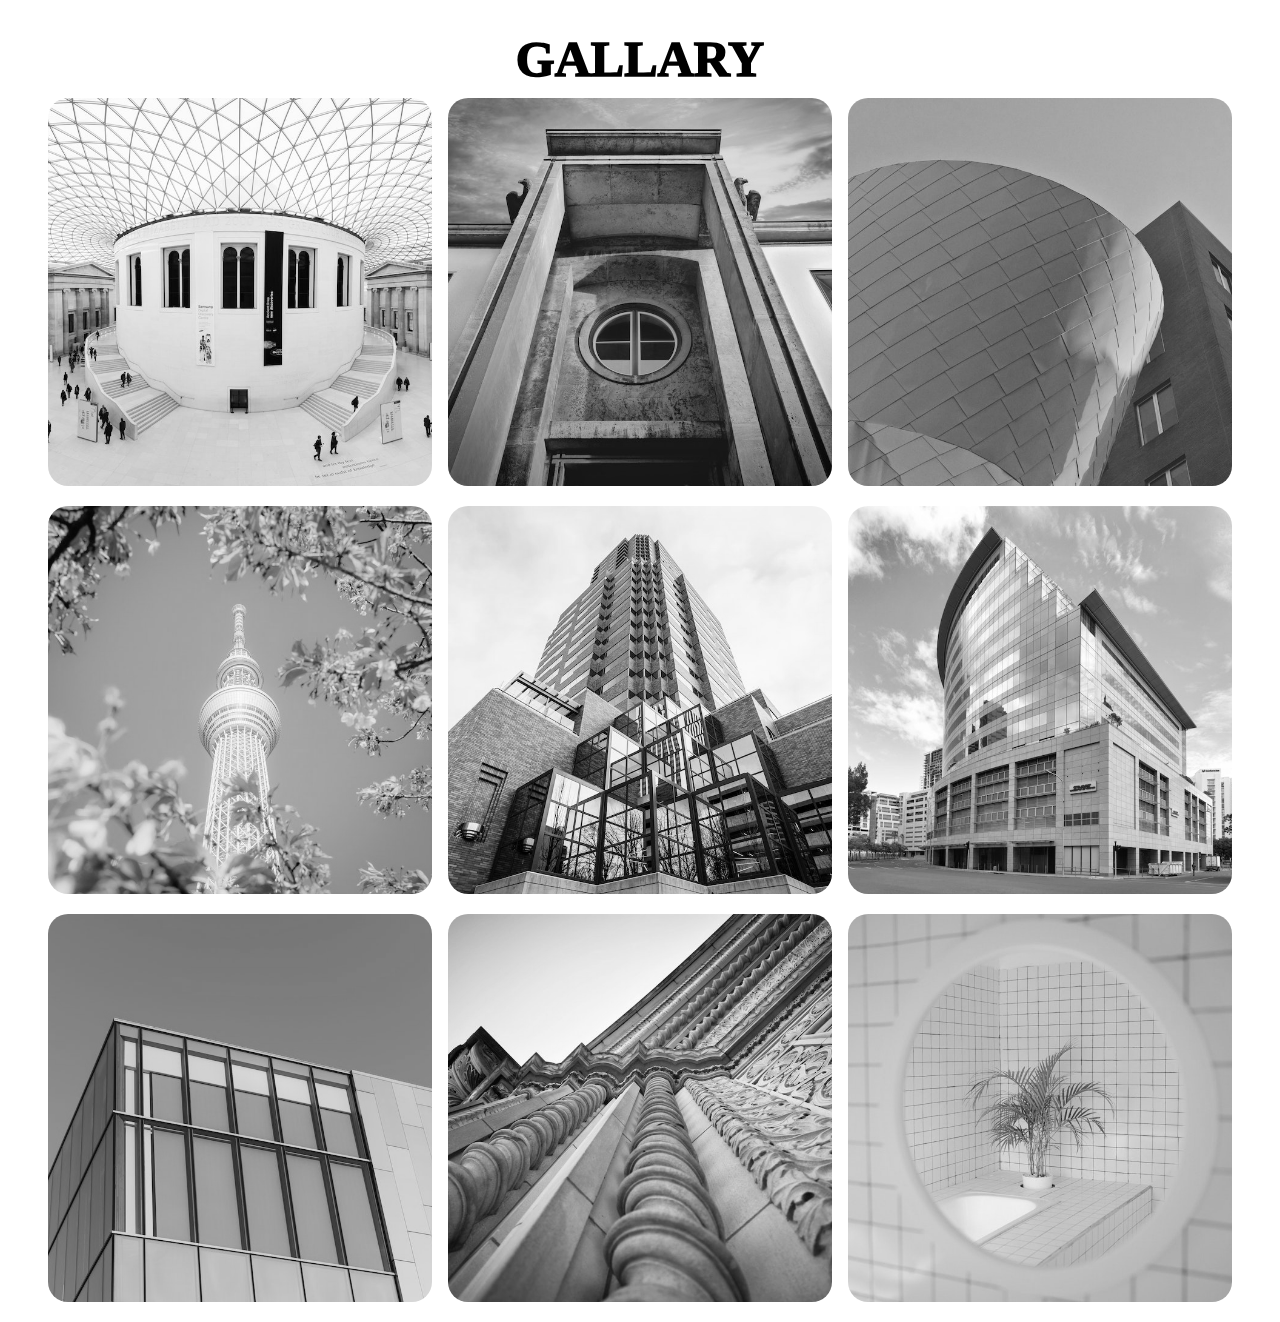
<file: index.html>
<!DOCTYPE html>
<html lang="en">

<head>
    <meta charset="UTF-8">
    <meta http-equiv="X-UA-Compatible" content="IE=edge">
    <meta name="viewport" content="width=device-width, initial-scale=1.0">
    <title>GALLARY</title>
    <link rel="stylesheet" href="style.css">
</head>

<body>
    <div class="wrapper">
        <h1 class="h">GALLARY</h1>
        <div class="container">

            <figure class="card">
                <img src="image1.jpg" alt="">
                <figcaption class="a">IMAGE 1</figcaption>
            </figure>
            <figure class="card">
                <img src="image2.jpeg" alt="">
                <figcaption>IMAGE 2</figcaption>
            </figure>
            <figure class="card">
                <img src="image3.jpeg" alt="">
                <figcaption>IMAGE 3</figcaption>
            </figure>
            <figure class="card">
                <img src="image4.jpeg" alt="">
                <figcaption>IMAGE 4</figcaption>
            </figure>

            <figure class="card">
                <img src="image5.jpeg" alt="">
                <figcaption>IMAGE 5</figcaption>
            </figure>
            <figure class="card">
                <img src="image6.jpeg" alt="">
                <figcaption>IMAGE 6</figcaption>
            </figure>
            <figure class="card">
                <img src="image7.jpeg" alt="">
                <figcaption>IMAGE 7</figcaption>
            </figure>
            <figure class="card">
                <img src="image8.jpeg" alt="">
                <figcaption>IMAGE 8</figcaption>
            </figure>
            <figure class="card">
                <img src="image9.jpeg" alt="">
                <figcaption>IMAGE 9</figcaption>
            </figure>
        </div>
    </div>
</body>

</html>
</file>
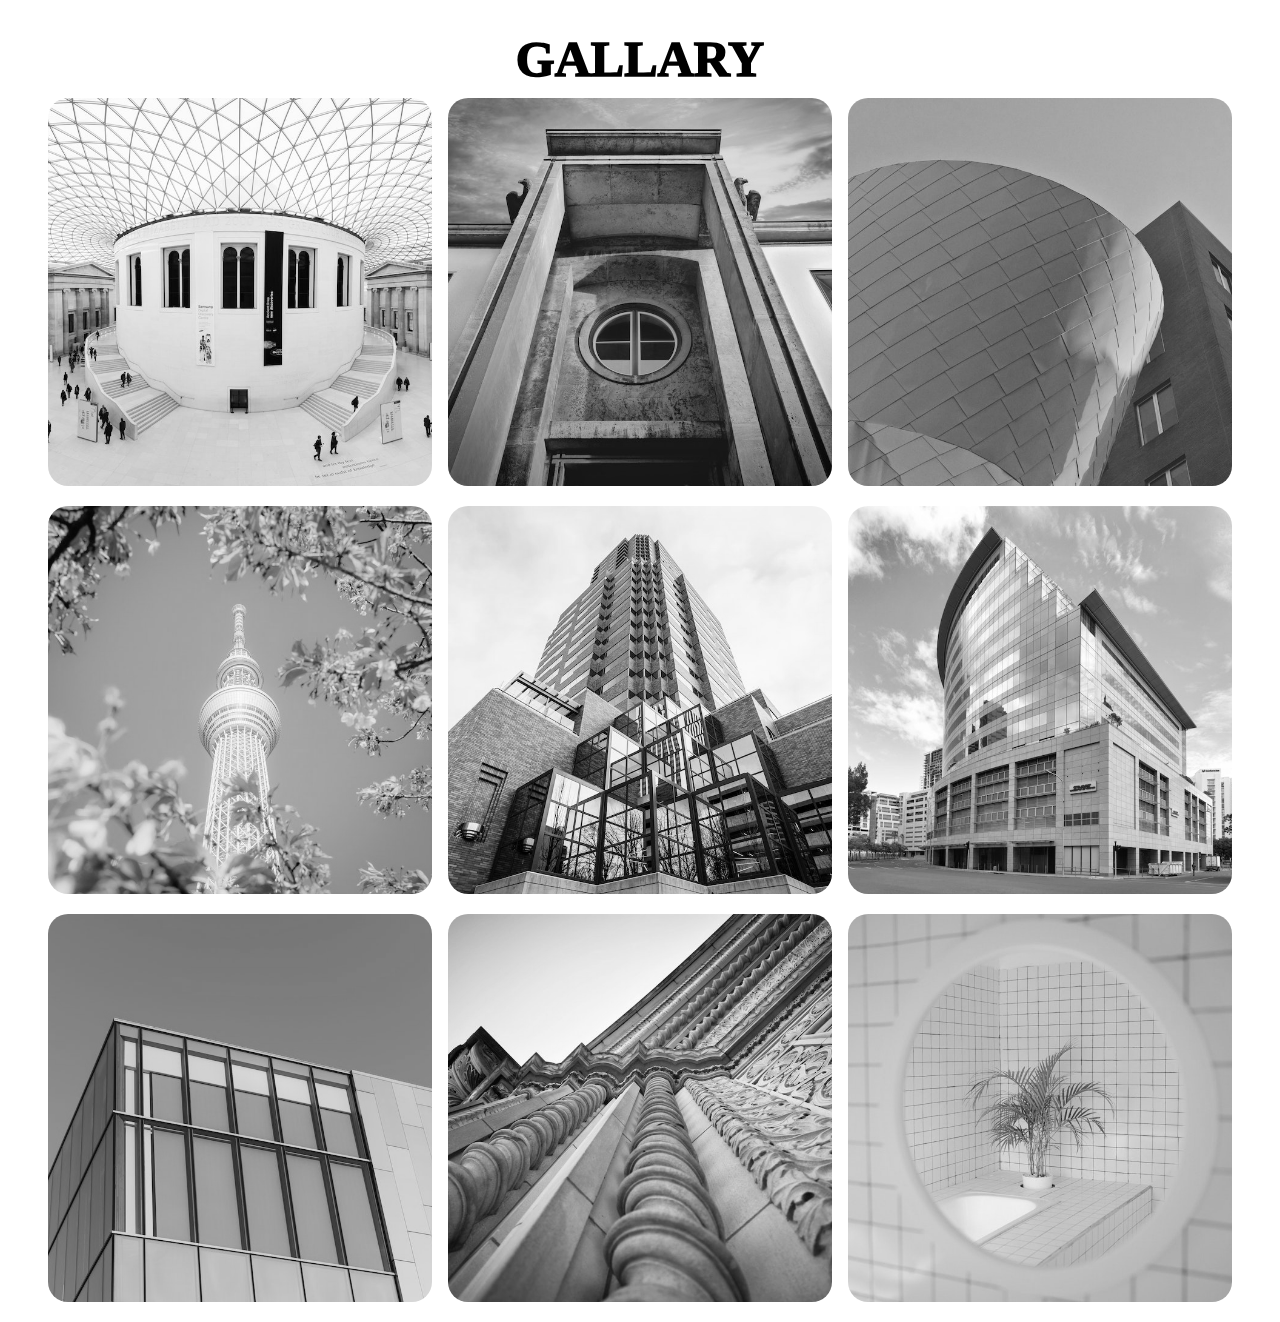
<file: gallary.html>
<!DOCTYPE html>
<html lang="en">

<head>
    <meta charset="UTF-8">
    <meta http-equiv="X-UA-Compatible" content="IE=edge">
    <meta name="viewport" content="width=device-width, initial-scale=1.0">
    <title>GALLARY</title>
    <link rel="stylesheet" href="galllary.css">
</head>

<body>
    <div class="wrapper">
        <h1 class="h">GALLARY</h1>
        <div class="container">

            <figure class="card">
                <img src="image1.jpg" alt="">
                <figcaption class="a">IMAGE 1</figcaption>
            </figure>
            <figure class="card">
                <img src="image2.jpeg" alt="">
                <figcaption>IMAGE 2</figcaption>
            </figure>
            <figure class="card">
                <img src="image3.jpeg" alt="">
                <figcaption>IMAGE 3</figcaption>
            </figure>
            <figure class="card">
                <img src="image4.jpeg" alt="">
                <figcaption>IMAGE 4</figcaption>
            </figure>

            <figure class="card">
                <img src="image5.jpeg" alt="">
                <figcaption>IMAGE 5</figcaption>
            </figure>
            <figure class="card">
                <img src="image6.jpeg" alt="">
                <figcaption>IMAGE 6</figcaption>
            </figure>
            <figure class="card">
                <img src="image7.jpeg" alt="">
                <figcaption>IMAGE 7</figcaption>
            </figure>
            <figure class="card">
                <img src="image8.jpeg" alt="">
                <figcaption>IMAGE 8</figcaption>
            </figure>
            <figure class="card">
                <img src="image9.jpeg" alt="">
                <figcaption>IMAGE 9</figcaption>
            </figure>
        </div>
    </div>
</body>

</html>
</file>
<file: style.css>
* {
    margin: 0%;
    padding: 0%;
    box-sizing: border-box;
}

.wrappper {
    width: 100vw;
    overflow-x: hidden;
    overflow-y: auto;

}

.container {
    max-width: 1200px;
    height:100%;
    margin: 0 auto;
    display: flex;
    flex-wrap: wrap;
    justify-content: space-around;

}

.h {
    font-weight: 1000;
    font-size: 50px;
    font-family: serif;
    text-align: center;
    margin-top: 30px;
    margin-bottom: 10px;
}

.card {
    width: 32%;

    overflow-x: hidden;
    border-radius: 20px;
    position: relative;
    overflow: hidden;
    margin-bottom: 20px;

}

img {
    height: 100%;
    width: 100%;
    object-fit: cover;

    filter: grayscale(100%);
    background-image: linear-gradient(0deg black);
}

figcaption {

    position: absolute;
    bottom: 0;
    left: 0;
    padding: 25px;
    width: 100%;
    height: 20%;
    font-size: 16px;
    font-weight: 500;
    color: #fff;
    opacity: 0;
    border-radius: 0 0 10px 10px;
    background: linear-gradient(0deg, rgba(0, 0, 0, 0.5) 0%, rgba(255, 255, 255, 0) 100%);
    transition: 0.3s;


}


.card:hover {
    filter: drop-shadow(0px 0px 15px rgb(87, 86, 86));
    transform: scale(1.03);
    transition: 0.8s;
}

.card:hover img {

    filter: grayscale(0%);
    transform: scale(1.04);
    transition: 0.3s;
}

.card:hover figcaption {
    opacity: 1;
    transform: scale(1.03);
}
</file>
<file: galllary.css>
* {
    margin: 0%;
    padding: 0%;
    box-sizing: border-box;
}

.wrappper {
    width: 100vw;
    overflow-x: hidden;
    overflow-y: auto;

}

.container {
    max-width: 1200px;
    height: auto;

    margin: 0 auto;
    display: flex;
    flex-wrap: wrap;
    justify-content: space-around;

}

.h {
    font-weight: 1000;
    font-size: 50px;
    font-family: serif;
    text-align: center;
    margin-top: 30px;
    margin-bottom: 10px;
}

.card {
    width: 32%;

    overflow-x: hidden;
    border-radius: 20px;
    position: relative;
    overflow: hidden;
    margin-bottom: 20px;

}

img {
    height: 100%;
    width: 100%;
    object-fit: cover;

    filter: grayscale(100%);
    background-image: linear-gradient(0deg black);
}

figcaption {

    position: absolute;
    bottom: 0;
    left: 0;
    padding: 25px;
    width: 100%;
    height: 20%;
    font-size: 16px;
    font-weight: 500;
    color: #fff;
    opacity: 0;
    border-radius: 0 0 10px 10px;
    background: linear-gradient(0deg, rgba(0, 0, 0, 0.5) 0%, rgba(255, 255, 255, 0) 100%);
    transition: 0.3s;


}


.card:hover {
    filter: drop-shadow(0px 0px 15px rgb(87, 86, 86));
    transform: scale(1.03);
    transition: 0.8s;
}

.card:hover img {

    filter: grayscale(0%);
    transform: scale(0.8);
    transition: 0.3s;
    border-radius: 20px;
}

.card:hover figcaption {
    opacity: 1;
    transform: scale(1.03);
  
    
}
</file>
